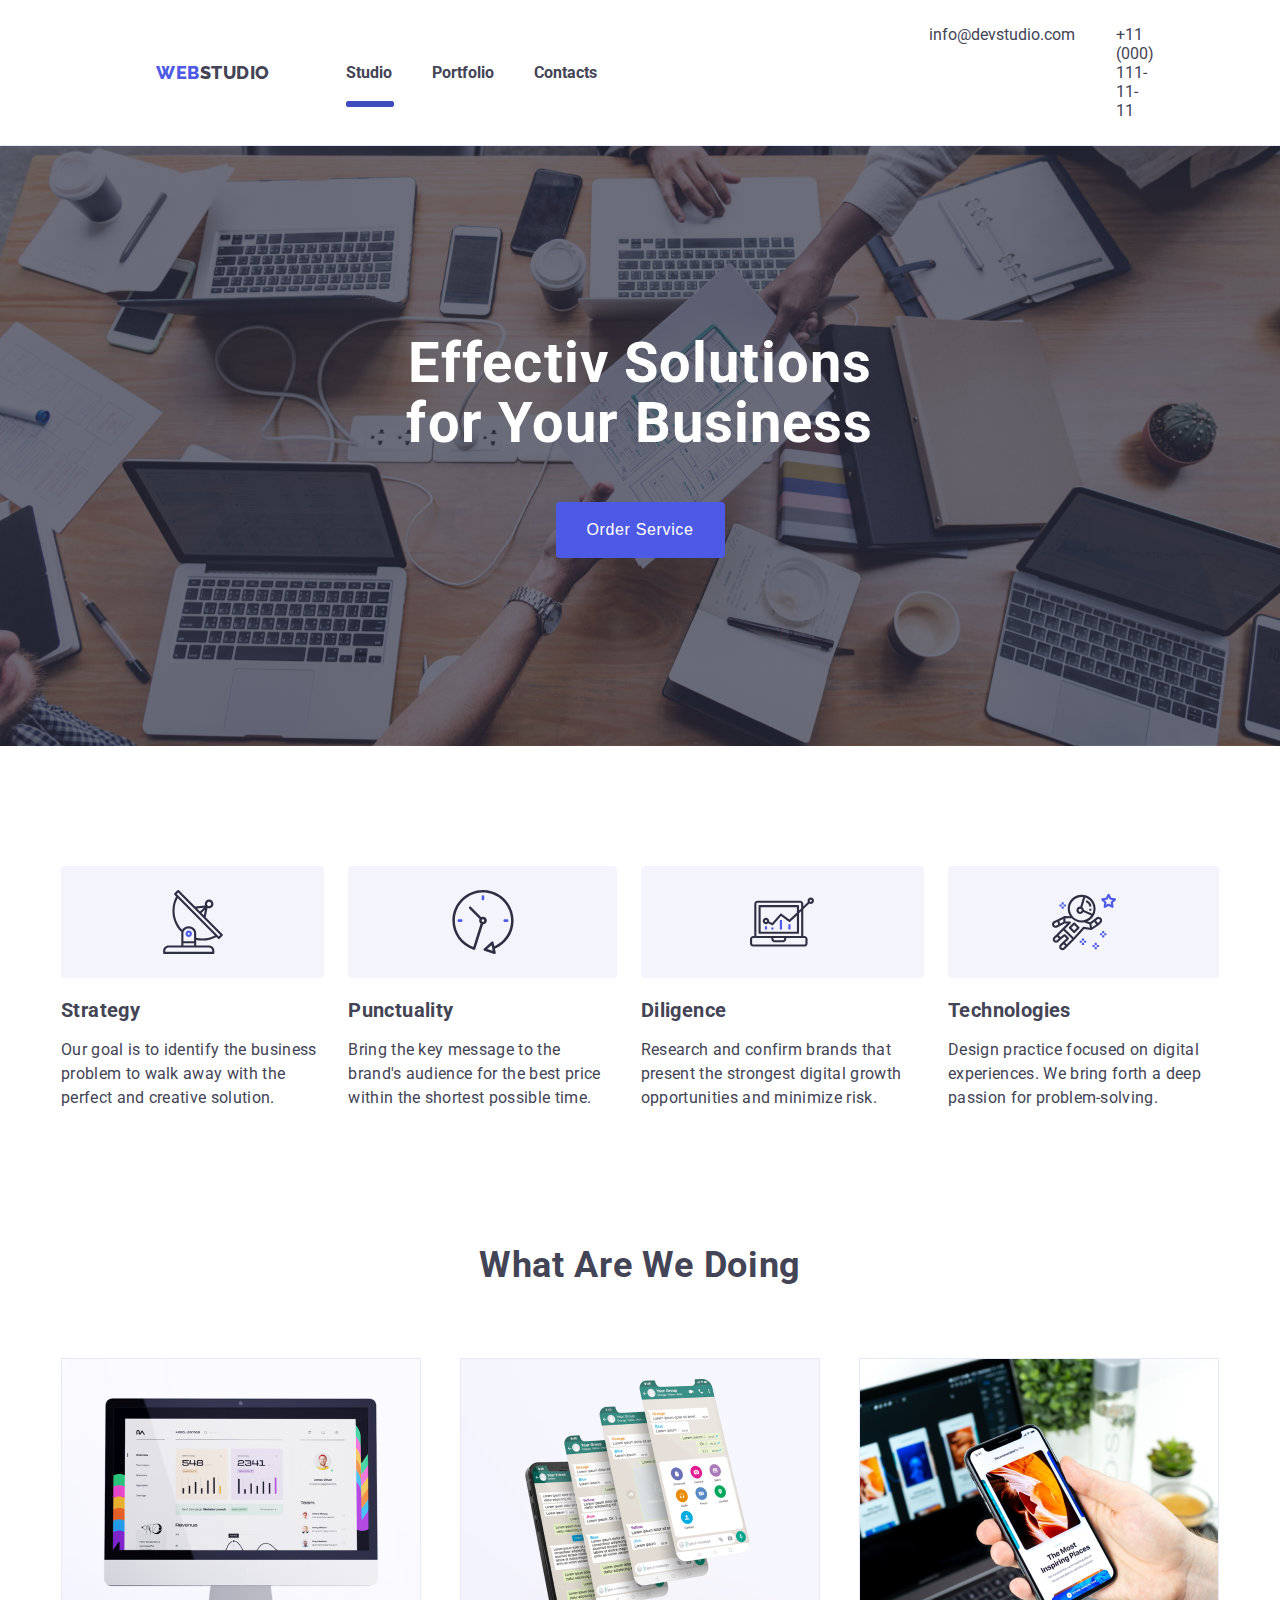
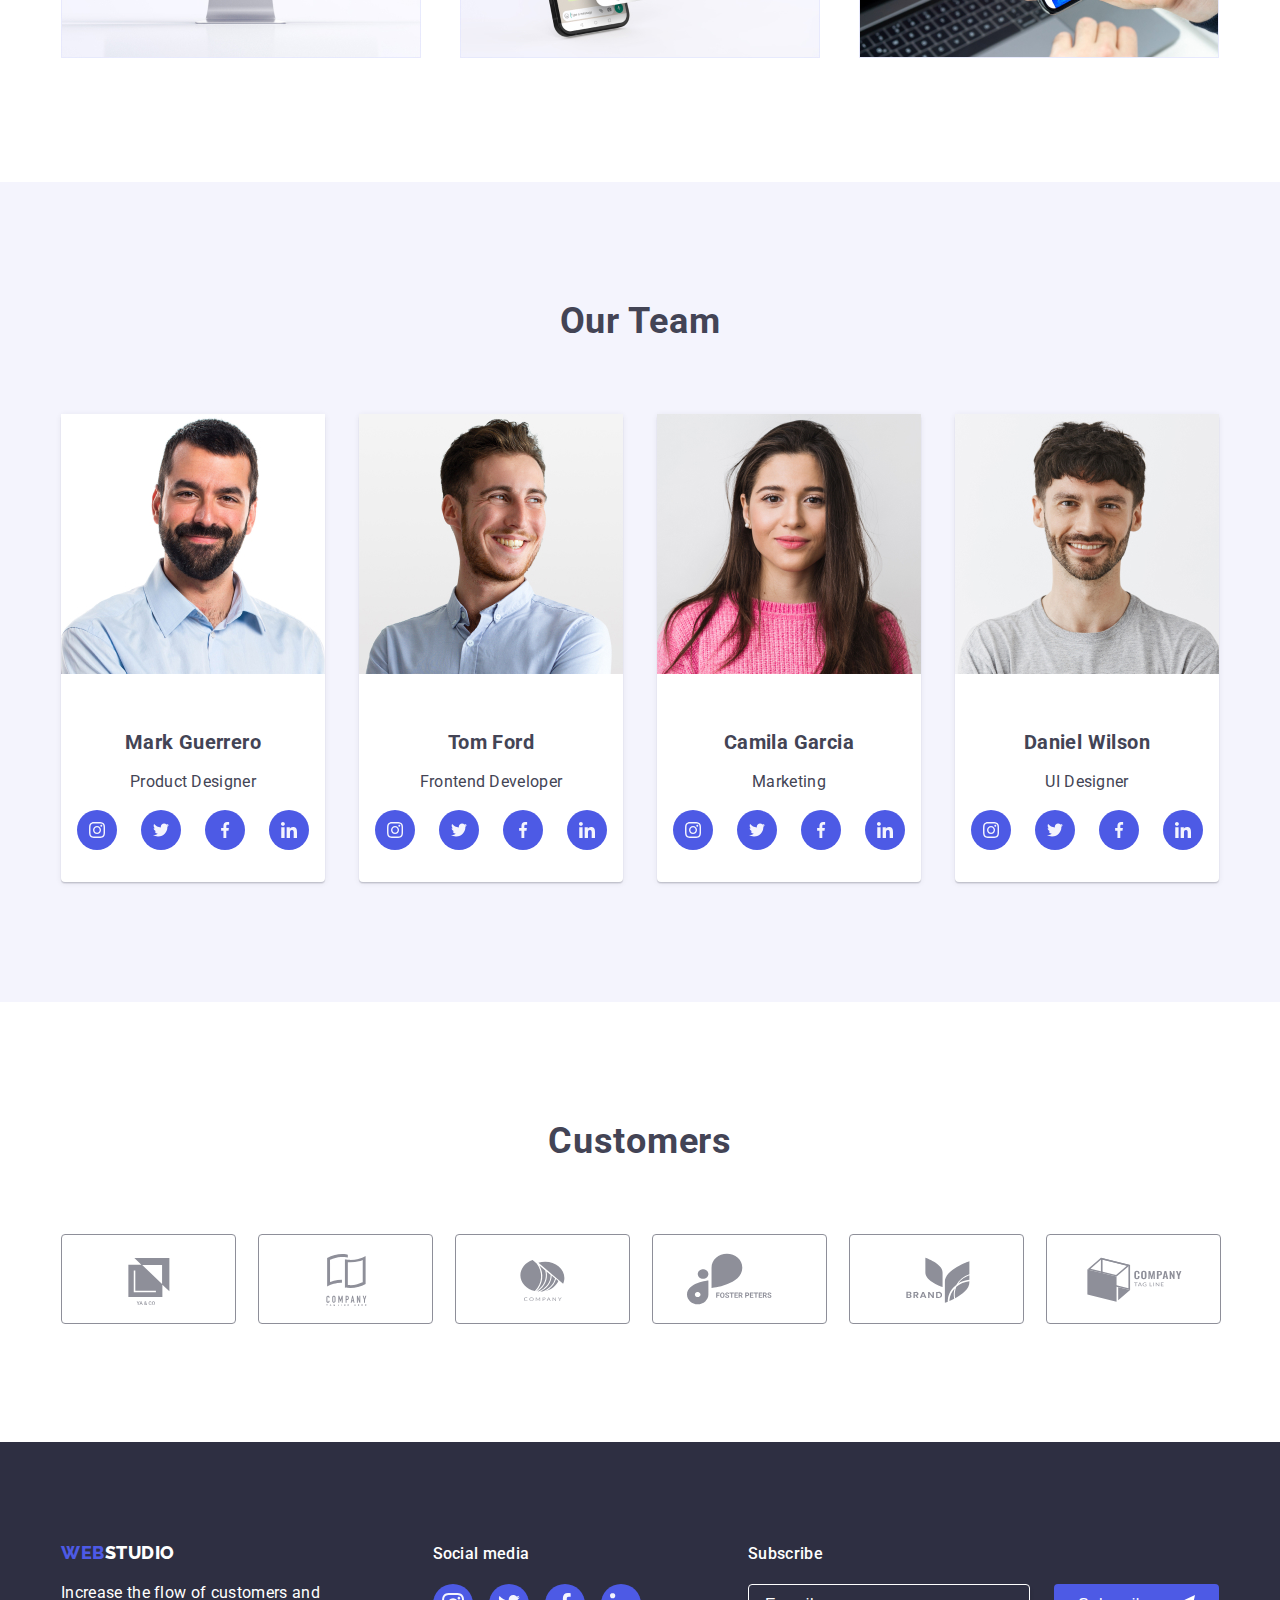
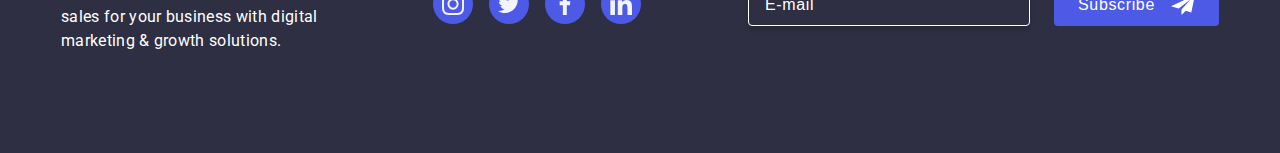
<file: index.html>
<!DOCTYPE html>
<html lang="en">
  <head>
    <meta charset="UTF-8" />
    <meta name="viewport" content="width=device-width, initial-scale=1.0" />
    <link rel="preconnect" href="https://fonts.googleapis.com" />
    <link rel="preconnect" href="https://fonts.gstatic.com" crossorigin />
    <link
      href="https://fonts.googleapis.com/css2?family=Raleway:wght@700&family=Roboto:wght@400;500;700;900&display=swap"
      rel="stylesheet"
    />
    <link rel="stylesheet" href="./css/styles.css" />
    <title>Studio</title>
  </head>
  <body>
    <header>
      <div class="header-div container">
        <div class="big-logo">
          <a class="logo" href="./index.html"
            >WEB<span class="span-logo">STUDIO</span></a
          >
        </div>
        <div class="nav-div">
          <nav class="nav-bar">
            <a class="head-ancor underline" href="./index.html"> Studio</a
            ><a class="head-ancor" href="./portfolio.html">Portfolio</a
            ><a class="head-ancor" href="./contacts.html">Contacts</a>
          </nav>
        </div>
        <div>
          <address class="address">
            <a class="head-ancor" href="mailto:info@devstudio.com "
              >info@devstudio.com</a
            >
            <a class="head-ancor" href="tel:+11(000)111-11-11">
              +11 (000) 111-11-11</a
            >
          </address>
        </div>
      </div>
    </header>
    <main>
      <!-- Section 1 -->
      <section class="hero-section">
        <div class="hero-div container styling">
          <h1 class="hero-title">Effectiv Solutions for Your Business</h1>
          <button class="hero-button" type="button" data-modal-open>
            Order Service
          </button>
        </div>
      </section>
      <!-- Section 2 -->
      <section class="skills-section">
        <div class="container">
          <ul class="skills">
            <li>
              <div class="icons">
                <svg width="64" height="64">
                  <use href="./images/icons.svg#antennalogo"></use>
                </svg>
              </div>
              <h3 class="joker">Strategy</h3>
              <p class="p-joker">
                Our goal is to identify the business problem to walk away with
                the perfect and creative solution.
              </p>
            </li>
            <li>
              <div class="icons">
                <svg width="64" height="64">
                  <use href="./images/icons.svg#clocklogo"></use>
                </svg>
              </div>
              <h3 class="joker">Punctuality</h3>
              <p class="p-joker">
                Bring the key message to the brand's audience for the best price
                within the shortest possible time.
              </p>
            </li>
            <li>
              <div class="icons">
                <svg width="64" height="64">
                  <use href="./images/icons.svg#diagramlogo"></use>
                </svg>
              </div>
              <h3 class="joker">Diligence</h3>
              <p class="p-joker">
                Research and confirm brands that present the strongest digital
                growth opportunities and minimize risk.
              </p>
            </li>
            <li>
              <div class="icons">
                <svg width="64" height="64">
                  <use href="./images/icons.svg#astronautlogo"></use>
                </svg>
              </div>
              <h3 class="joker">Technologies</h3>
              <p class="p-joker">
                Design practice focused on digital experiences. We bring forth a
                deep passion for problem-solving.
              </p>
            </li>
          </ul>
        </div>
      </section>
      <!-- Section 3 -->
      <section class="what-we-do">
        <div class="container">
          <h2 class="section-title">What Are We Doing</h2>
          <div class="img-div">
            <div>
              <img src="./images/img1.jpg" alt="computer" />
            </div>
            <div>
              <img src="./images/img2.jpg" alt=" phone-screens" />
            </div>
            <div>
              <img src="./images/img3.jpg" alt="" />
            </div>
          </div>
        </div>
      </section>
      <!-- Section 4 -->
      <section class="who-we-are">
        <div class="container">
          <h2 class="section-title">Our Team</h2>
          <ul class="img-div">
            <li class="img-li">
              <img src="./images/img4.jpg" alt="photo-employee" />
              <div class="name-job">
                <h3 class="joker">Mark Guerrero</h3>
                <p class="p-joker">Product Designer</p>
                <ul class="media">
                  <li>
                    <a class="link-media" href="">
                      <svg class="svg-media" width="16" height="16">
                        <use href="./images/icons.svg#logoinstagram"></use>
                      </svg>
                    </a>
                  </li>
                  <li>
                    <a class="link-media" href="">
                      <svg class="svg-media" width="16" height="16">
                        <use href="./images/icons.svg#logotwitter"></use>
                      </svg>
                    </a>
                  </li>
                  <li>
                    <a class="link-media" href="">
                      <svg class="svg-media" width="16" height="16">
                        <use href="./images/icons.svg#logofacebook"></use>
                      </svg>
                    </a>
                  </li>
                  <li>
                    <a class="link-media" href="">
                      <svg class="svg-media" width="16" height="16">
                        <use href="./images/icons.svg#logolinkedin"></use>
                      </svg>
                    </a>
                  </li>
                </ul>
              </div>
            </li>
            <li class="img-li">
              <img src="./images/img5.jpg" alt="photo-employee" />
              <div class="name-job">
                <h3 class="joker">Tom Ford</h3>
                <p class="p-joker">Frontend Developer</p>
                <ul class="media">
                  <li>
                    <a class="link-media" href="">
                      <svg class="svg-media" width="16" height="16">
                        <use href="./images/icons.svg#logoinstagram"></use>
                      </svg>
                    </a>
                  </li>
                  <li>
                    <a class="link-media" href="">
                      <svg class="svg-media" width="16" height="16">
                        <use href="./images/icons.svg#logotwitter"></use>
                      </svg>
                    </a>
                  </li>
                  <li>
                    <a class="link-media" href="">
                      <svg class="svg-media" width="16" height="16">
                        <use href="./images/icons.svg#logofacebook"></use>
                      </svg>
                    </a>
                  </li>
                  <li>
                    <a class="link-media" href="">
                      <svg class="svg-media" width="16" height="16">
                        <use href="./images/icons.svg#logolinkedin"></use>
                      </svg>
                    </a>
                  </li>
                </ul>
              </div>
            </li>
            <li class="img-li">
              <img src="./images/img6.jpg" alt="photo-employee" />
              <div class="name-job">
                <h3 class="joker">Camila Garcia</h3>
                <p class="p-joker">Marketing</p>
                <ul class="media">
                  <li>
                    <a class="link-media" href="">
                      <svg class="svg-media" width="16" height="16">
                        <use href="./images/icons.svg#logoinstagram"></use>
                      </svg>
                    </a>
                  </li>
                  <li>
                    <a class="link-media" href="">
                      <svg class="svg-media" width="16" height="16">
                        <use href="./images/icons.svg#logotwitter"></use>
                      </svg>
                    </a>
                  </li>
                  <li>
                    <a class="link-media" href="">
                      <svg class="svg-media" width="16" height="16">
                        <use href="./images/icons.svg#logofacebook"></use>
                      </svg>
                    </a>
                  </li>
                  <li>
                    <a class="link-media" href="">
                      <svg class="svg-media" width="16" height="16">
                        <use href="./images/icons.svg#logolinkedin"></use>
                      </svg>
                    </a>
                  </li>
                </ul>
              </div>
            </li>
            <li class="img-li">
              <img src="./images/img7.jpg" alt="photo-employee" />
              <div class="name-job">
                <h3 class="joker">Daniel Wilson</h3>
                <p class="p-joker">UI Designer</p>
                <ul class="media">
                  <li>
                    <a class="link-media" href="">
                      <svg class="svg-media" width="16" height="16">
                        <use href="./images/icons.svg#logoinstagram"></use>
                      </svg>
                    </a>
                  </li>
                  <li>
                    <a class="link-media" href="">
                      <svg class="svg-media" width="16" height="16">
                        <use href="./images/icons.svg#logotwitter"></use>
                      </svg>
                    </a>
                  </li>
                  <li>
                    <a class="link-media" href="">
                      <svg class="svg-media" width="16" height="16">
                        <use href="./images/icons.svg#logofacebook"></use>
                      </svg>
                    </a>
                  </li>
                  <li>
                    <a class="link-media" href="">
                      <svg class="svg-media" width="16" height="16">
                        <use href="./images/icons.svg#logolinkedin"></use>
                      </svg>
                    </a>
                  </li>
                </ul>
              </div>
            </li>
          </ul>
        </div>
      </section>
      <!-- Section 5 -->
      <section class="customers-section">
        <div class="container">
          <h2 class="section-title">Customers</h2>
          <ul class="customers-list">
            <li class="list-of-six">
              <a class="the-six-elm" href="">
                <svg class="svg-of-the-six" width="104" height="56">
                  <use href="./images/icons.svg#logocompany1"></use>
                </svg>
              </a>
            </li>
            <li class="list-of-six">
              <a class="the-six-elm" href="">
                <svg class="svg-of-the-six" width="104" height="56">
                  <use href="./images/icons.svg#logocompany2"></use>
                </svg>
              </a>
            </li>
            <li class="list-of-six">
              <a class="the-six-elm" href="">
                <svg class="svg-of-the-six" width="104" height="56">
                  <use href="./images/icons.svg#logocompany3"></use>
                </svg>
              </a>
            </li>
            <li class="list-of-six">
              <a class="the-six-elm" href="">
                <svg class="svg-of-the-six" width="104" height="56">
                  <use href="./images/icons.svg#grouplogo"></use>
                </svg>
              </a>
            </li>
            <li class="list-of-six">
              <a class="the-six-elm" href="">
                <svg class="svg-of-the-six" width="104" height="56">
                  <use href="./images/icons.svg#logocompany5"></use>
                </svg>
              </a>
            </li>
            <li class="list-of-six">
              <a class="the-six-elm" href="">
                <svg class="svg-of-the-six" width="104" height="56">
                  <use href="./images/icons.svg#logocompany6"></use>
                </svg>
              </a>
            </li>
          </ul>
        </div>
      </section>
    </main>
    <footer class="big-toe">
      <div class="footer-div container">
        <div class="logo-div">
          <a class="logo logo-footer" href="./index.html"
            >WEB<span class="logo-span">STUDIO</span></a
          >
          <p class="p-footer">
            Increase the flow of customers and sales for your business with
            digital marketing & growth solutions.
          </p>
        </div>
        <div>
          <p class="p-social-media">Social media</p>
          <ul class="media media-footer">
            <li>
              <a class="link-media link-f" href="">
                <svg class="svg-media" width="22" height="22">
                  <use href="./images/icons.svg#logoinstagram"></use>
                </svg>
              </a>
            </li>
            <li>
              <a class="link-media link-f" href="">
                <svg class="svg-media" width="22" height="22">
                  <use href="./images/icons.svg#logotwitter"></use>
                </svg>
              </a>
            </li>
            <li>
              <a class="link-media link-f" href="">
                <svg class="svg-media" width="22" height="22">
                  <use href="./images/icons.svg#logofacebook"></use>
                </svg>
              </a>
            </li>
            <li>
              <a class="link-media link-f" href="">
                <svg class="svg-media" width="22" height="22">
                  <use href="./images/icons.svg#logolinkedin"></use>
                </svg>
              </a>
            </li>
          </ul>
        </div>
        <div>
          <p class="p-social-media">Subscribe</p>
          <div class="subscribe-div">
            <form>
              <label for="subscribe">
                <input
                  class="input-footer"
                  id="subscribe"
                  type="email"
                  name="text"
                  placeholder="E-mail"
                />
              </label>
            </form>
            <button class="subscribe-button" type="submit">
              Subscribe
              <svg class="subscribe-svg" width="24" height="24">
                <use href="./images/icons.svg#avionhirtie"></use>
              </svg>
            </button>
          </div>
        </div>
      </div>
    </footer>
    <!-- Modal-js -->
    <div class="modal-script is-hidden" data-modal>
      <div class="modal-window">
        <button class="modal-close" type="button" data-modal-close>
          <svg class="modal-svg" width="8" height="8">
            <use href="./images/icons.svg#close"></use>
          </svg>
        </button>
        <p class="p-modal">Leave your contacts and we will call you back</p>
        <form>
          <div class="modal-form-div">
            <label class="modal-label" for="user-name"> Name </label>
            <div class="modal-label-div">
              <input
                class="modal-input"
                id="user-name"
                name="user-name"
                type="text"
              />
              <svg class="modal-form-svg" width="18" height="24">
                <use href="./images/icons.svg#nameiconita"></use>
              </svg>
            </div>
          </div>
          <div class="modal-form-div">
            <label class="modal-label" for="phone"> Phone </label>
            <div class="modal-label-div">
              <input class="modal-input" id="phone" name="phone" type="text" />
              <svg class="modal-form-svg" width="18" height="24">
                <use href="./images/icons.svg#phoneiconita"></use>
              </svg>
            </div>
          </div>
          <div class="modal-form-div">
            <label class="modal-label" for="email"> Email </label>
            <div class="modal-label-div">
              <input class="modal-input" id="email" name="email" type="text" />
              <svg class="modal-form-svg" width="18" height="24">
                <use href="./images/icons.svg#emailiconita"></use>
              </svg>
            </div>
          </div>
          <div class="modal-textarea-div">
            <label class="modal-label" for="user-comment">Comment</label>
            <textarea
              class="modal-textarea"
              id="user-comment"
              name="user-comment"
              placeholder="Text input"
            ></textarea>
          </div>
          <div class="modal-five-div">
            <input
              class="input-checkbox visually-hidden"
              id="user-privacy"
              type="checkbox"
              value="true"
              name="user-privacy"
            />
            <label class="label-checkbox" for="user-privacy">
              <span class="span-checkbox">
                <svg class="svg-checkbox" width="10" height="8">
                  <use href="./images/icons.svg#checkmark"></use>
                </svg>
              </span>
              I accept the terms and conditions of the
              <a class="link-checkbox" href="">Privacy Policy</a>
            </label>
          </div>
          <button class="modal-form-button">Send</button>
        </form>
      </div>
    </div>
    <!-- Script -->
    <script src="./modal.js"></script>
  </body>
</html>
</file>
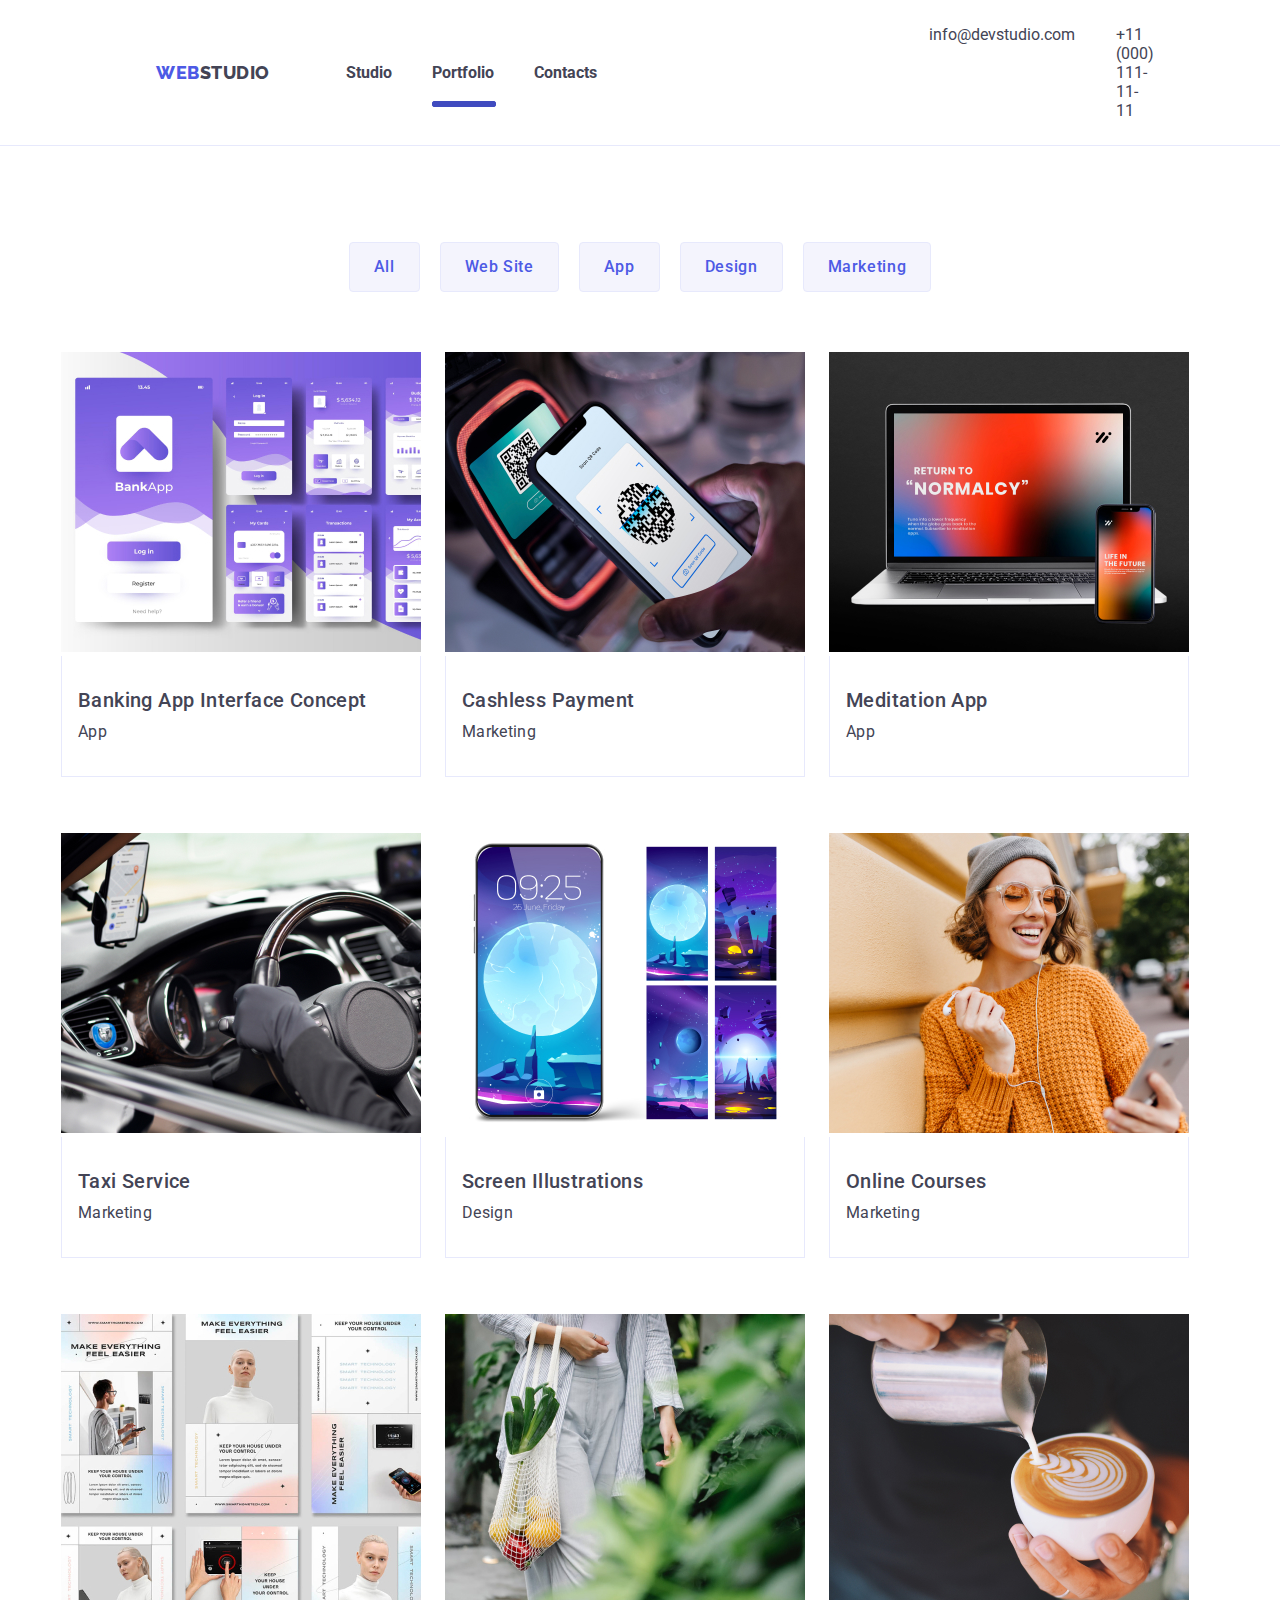
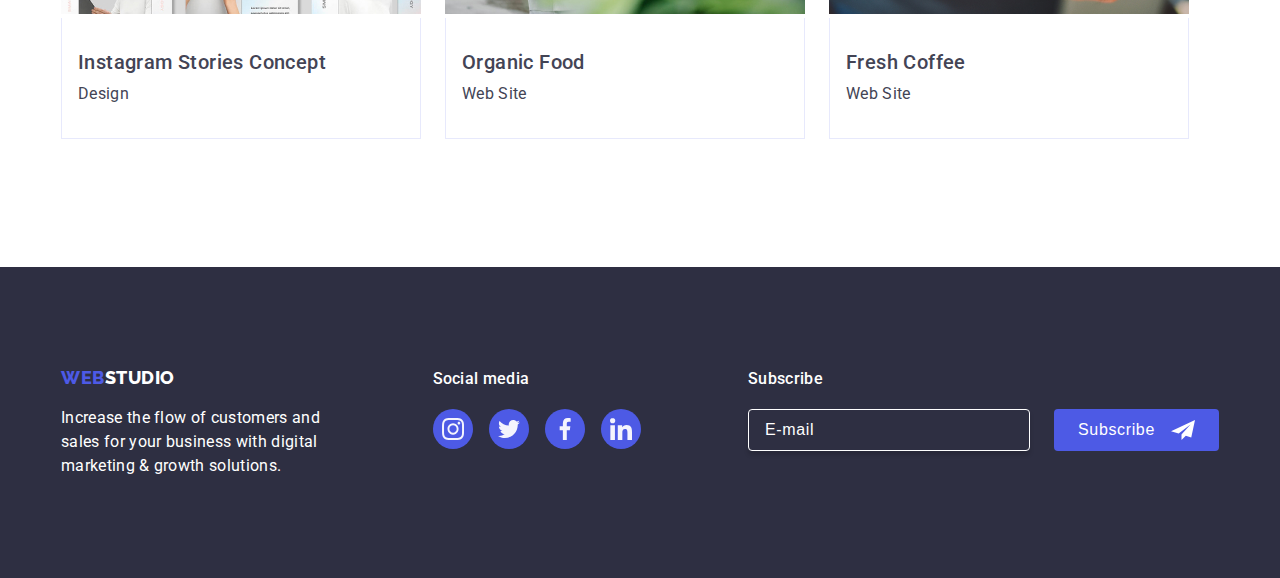
<file: portfolio.html>
<!DOCTYPE html>
<html lang="en">
  <head>
    <meta charset="UTF-8" />
    <meta name="viewport" content="width=device-width, initial-scale=1.0" />
    <link rel="preconnect" href="https://fonts.googleapis.com" />
    <link rel="preconnect" href="https://fonts.gstatic.com" crossorigin />
    <link
      href="https://fonts.googleapis.com/css2?family=Raleway:wght@700&family=Roboto:wght@400;500;700;900&display=swap"
      rel="stylesheet"
    />
    <link rel="stylesheet" href="./css/styles.css" />
    <title>Portfolio</title>
  </head>
  <body>
    <header>
      <div class="header-div container">
        <div class="big-logo">
          <a class="logo" href="./index.html"
            >WEB<span class="span-logo">STUDIO</span></a
          >
        </div>
        <div class="nav-div">
          <nav class="nav-bar">
            <a class="head-ancor" href="./index.html"> Studio</a
            ><a class="head-ancor underline" href="./portfolio.html"
              >Portfolio</a
            ><a class="head-ancor" href="./contacts.html">Contacts</a>
          </nav>
        </div>
        <div>
          <address class="address">
            <a class="head-ancor" href="mailto:info@devstudio.com "
              >info@devstudio.com</a
            >
            <a class="head-ancor" href="tel:+11(000)111-11-11">
              +11 (000) 111-11-11</a
            >
          </address>
        </div>
      </div>
    </header>
    <main>
      <section class="porto-div container">
        <ul class="pushme-list">
          <li><button class="push-me" type="button">All</button></li>
          <li><button class="push-me" type="button">Web Site</button></li>
          <li><button class="push-me" type="button">App</button></li>
          <li><button class="push-me" type="button">Design</button></li>
          <li><button class="push-me" type="button">Marketing</button></li>
        </ul>
        <ul class="big-list">
          <li>
            <a href="" class="link-porto">
              <div class="modal-div-img">
                <img src="./images/img11.jpg" alt="an-app-image" width="360" />
                <p class="modal-p-img">
                  14 Stylish and User-Friendly App Design Concepts · Task
                  Manager App · Calorie Tracker App · Exotic Fruit Ecommerce App
                  · Cloud Storage App
                </p>
              </div>
              <div class="about-link">
                <h2 class="photo-line">Banking App Interface Concept</h2>
                <p class="p-line">App</p>
              </div></a
            >
          </li>
          <li>
            <a href="" class="link-porto">
              <div class="modal-div-img">
                <img
                  src="./images/img21.jpg"
                  alt="photo-cashless-payment"
                  width="360"
                />
                <p class="modal-p-img">
                  14 Stylish and User-Friendly App Design Concepts · Task
                  Manager App · Calorie Tracker App · Exotic Fruit Ecommerce App
                  · Cloud Storage App
                </p>
              </div>
              <div class="about-link">
                <h2 class="photo-line">Cashless Payment</h2>
                <p class="p-line">Marketing</p>
              </div></a
            >
          </li>
          <li>
            <a href="" class="link-porto">
              <div class="modal-div-img">
                <img
                  src="./images/img31.jpg"
                  alt="laptop-and-phone"
                  width="360"
                />
                <p class="modal-p-img">
                  14 Stylish and User-Friendly App Design Concepts · Task
                  Manager App · Calorie Tracker App · Exotic Fruit Ecommerce App
                  · Cloud Storage App
                </p>
              </div>
              <div class="about-link">
                <h2 class="photo-line">Meditation App</h2>
                <p class="p-line">App</p>
              </div></a
            >
          </li>
          <li>
            <a href="" class="link-porto">
              <div class="modal-div-img">
                <img src="./images/img41.jpg" alt="car-dashboard" width="360" />
                <p class="modal-p-img">
                  14 Stylish and User-Friendly App Design Concepts · Task
                  Manager App · Calorie Tracker App · Exotic Fruit Ecommerce App
                  · Cloud Storage App
                </p>
              </div>
              <div class="about-link">
                <h2 class="photo-line">Taxi Service</h2>
                <p class="p-line">Marketing</p>
              </div></a
            >
          </li>
          <li>
            <a href="" class="link-porto">
              <div class="modal-div-img">
                <img
                  src="./images/img51.jpg"
                  alt="phone-and-screens-phone"
                  width="360"
                />
                <p class="modal-p-img">
                  14 Stylish and User-Friendly App Design Concepts · Task
                  Manager App · Calorie Tracker App · Exotic Fruit Ecommerce App
                  · Cloud Storage App
                </p>
              </div>
              <div class="about-link">
                <h2 class="photo-line">Screen Illustrations</h2>
                <p class="p-line">Design</p>
              </div></a
            >
          </li>
          <li>
            <a href="" class="link-porto">
              <div class="modal-div-img">
                <img src="./images/img61.jpg" alt="youg-woman" width="360" />
                <p class="modal-p-img">
                  14 Stylish and User-Friendly App Design Concepts · Task
                  Manager App · Calorie Tracker App · Exotic Fruit Ecommerce App
                  · Cloud Storage App
                </p>
              </div>
              <div class="about-link">
                <h2 class="photo-line">Online Courses</h2>
                <p class="p-line">Marketing</p>
              </div></a
            >
          </li>
          <li>
            <a href="" class="link-porto">
              <div class="modal-div-img">
                <img
                  src="./images/img71.jpg"
                  alt="instagram-stories"
                  width="360"
                />
                <p class="modal-p-img">
                  14 Stylish and User-Friendly App Design Concepts · Task
                  Manager App · Calorie Tracker App · Exotic Fruit Ecommerce App
                  · Cloud Storage App
                </p>
              </div>
              <div class="about-link">
                <h2 class="photo-line">Instagram Stories Concept</h2>
                <p class="p-line">Design</p>
              </div></a
            >
          </li>
          <li>
            <a href="" class="link-porto">
              <div class="modal-div-img">
                <img
                  src="./images/img81.jpg"
                  alt="bag-with-vegetabels"
                  width="360"
                />
                <p class="modal-p-img">
                  14 Stylish and User-Friendly App Design Concepts · Task
                  Manager App · Calorie Tracker App · Exotic Fruit Ecommerce App
                  · Cloud Storage App
                </p>
              </div>
              <div class="about-link">
                <h2 class="photo-line">Organic Food</h2>
                <p class="p-line">Web Site</p>
              </div></a
            >
          </li>
          <li>
            <a href="" class="link-porto">
              <div class="modal-div-img">
                <img
                  src="./images/img91.jpg"
                  alt="a-cup-of-coffee"
                  width="360"
                />
                <p class="modal-p-img">
                  14 Stylish and User-Friendly App Design Concepts · Task
                  Manager App · Calorie Tracker App · Exotic Fruit Ecommerce App
                  · Cloud Storage App
                </p>
              </div>
              <div class="about-link">
                <h2 class="photo-line">Fresh Coffee</h2>
                <p class="p-line">Web Site</p>
              </div></a
            >
          </li>
        </ul>
      </section>
    </main>
    <footer class="big-toe">
      <div class="footer-div container">
        <div class="logo-div">
          <a class="logo logo-footer" href="./index.html"
            >WEB<span class="logo-span">STUDIO</span></a
          >
          <p class="p-footer">
            Increase the flow of customers and sales for your business with
            digital marketing & growth solutions.
          </p>
        </div>
        <div>
          <p class="p-social-media">Social media</p>
          <ul class="media media-footer">
            <li>
              <a class="link-media link-f" href="">
                <svg class="svg-media" width="22" height="22">
                  <use href="./images/icons.svg#logoinstagram"></use>
                </svg>
              </a>
            </li>
            <li>
              <a class="link-media link-f" href="">
                <svg class="svg-media" width="22" height="22">
                  <use href="./images/icons.svg#logotwitter"></use>
                </svg>
              </a>
            </li>
            <li>
              <a class="link-media link-f" href="">
                <svg class="svg-media" width="22" height="22">
                  <use href="./images/icons.svg#logofacebook"></use>
                </svg>
              </a>
            </li>
            <li>
              <a class="link-media link-f" href="">
                <svg class="svg-media" width="22" height="22">
                  <use href="./images/icons.svg#logolinkedin"></use>
                </svg>
              </a>
            </li>
          </ul>
        </div>
        <div>
          <p class="p-social-media">Subscribe</p>
          <div class="subscribe-div">
            <form>
              <label for="subscribe">
                <input
                  class="input-footer"
                  id="subscribe"
                  type="email"
                  name="text"
                  placeholder="E-mail"
                />
              </label>
            </form>
            <button class="subscribe-button" type="submit">
              Subscribe
              <svg class="subscribe-svg" width="24" height="24">
                <use href="./images/icons.svg#avionhirtie"></use>
              </svg>
            </button>
          </div>
        </div>
      </div>
    </footer>
  </body>
</html>
</file>
<file: css/styles.css>
* {
  padding: 0;
  margin: 0;
}
:root {
  --iris: #4d5ae5;
  --ocean: #404bbf;
  --navy-blue: #2e2f42;
  --green: #31d0aa;
  --slate: #434455;
  --light-slate: #8e8f99;
  --cornflower: #e7e9fc;
  --cloud: #f4f4fd;
  --navy-blue-modal: rgba(46, 47, 66, 0.4);
  --grey: rgba(46, 47, 66, 0.7);
  --white: #fff;
  --dairy: #fcfcfc;
}
body {
  max-width: 1440px;
  margin: 0 auto;
  color: var(--slate);
  font-family: "Roboto", sans-serif;
}

/* Header */

.container {
  max-width: 1158px;
  margin: 0 auto;
}
.header-div {
  display: flex;
  align-items: center;
  padding: 25px 156px;
  border-bottom: 1px solid #e7e9fc;
  color: var(--slate);
}
.logo {
  font-family: "Raleway", sans-serif;
  font-weight: 800;
  font-size: 18px;
  line-height: 1.16667;
  letter-spacing: 0.03em;
  text-transform: uppercase;
  color: var(--iris);
}
.span-logo {
  font-family: "Raleway", sans-serif;
  font-weight: 800;
  font-size: 18px;
  line-height: 1.16667;
  letter-spacing: 0.03em;
  text-transform: uppercase;
  color: var(--slate);
}
.big-logo {
  margin-right: 76px;
}
.nav-div {
  margin-right: 332px;
}
.head-ancor {
  color: var(--slate);
  position: relative;
  transition: color 250ms cubic-bezier(0.4, 0, 0.2, 1);
}
.head-ancor::after {
  content: "";
  position: absolute;
  height: 4px;
  border-radius: 2px;
  background-color: var(--ocean-color);
}
.head-ancor:hover,
.head-ancor:focus {
  color: var(--ocean-color);
}
.underline::after {
  display: block;
  content: "";
  width: 100%;
  max-height: 4px;
  border-radius: 2px;
  background: #404bbf;
  border: 1px solid #404bbf;
  position: absolute;
  left: 0;
  bottom: -25px;
}
.nav-bar {
  display: flex;
  gap: 40px;
  font-weight: 700;
}
.nav-bar a:hover,
.nav-bar a:focus {
  color: var(--ocean);
}
.address {
  display: flex;
  gap: 41px;
}
.header-div a {
  text-decoration: none;
  font-style: normal;
}

/* Section 1 */

.hero-div {
  padding: 188px 0;
  display: flex;
  flex-direction: column;
  justify-content: center;
  align-items: center;
  background-color: var(--navy-blue);
  max-width: 1440px;
}
.styling {
  background-image: linear-gradient(
      rgba(46, 47, 66, 0.7),
      rgba(46, 47, 66, 0.7)
    ),
    url(../images/people-office.jpg);

  background-repeat: no-repeat;
  background-position: center;
  background-size: cover;
}
.hero-title {
  font-family: "Roboto", sans-serif;
  font-weight: 700;
  font-size: 56px;
  line-height: 1.07;
  letter-spacing: 0.02em;
  text-align: center;
  color: var(--white);
  max-width: 496px;
}
.hero-button {
  background-color: var(--iris);
  font-weight: 500;
  font-size: 16px;
  line-height: 1.5;
  letter-spacing: 0.04em;
  color: var(--white);
  display: block;
  min-width: 169px;
  height: 56px;
  border: none;
  border-radius: 4px;
  text-align: center;
  margin-top: 48px;
}
.hero-button:hover,
.hero-button:focus {
  background-color: var(--ocean);
  cursor: pointer;
}

/* Section 2 */
.skills-section {
  padding: 120px 0;
}
.skills {
  display: flex;
  gap: 24px;
  list-style: none;
}
.icons {
  display: flex;
  align-items: center;
  justify-content: center;
  border-radius: 4px;
  margin-bottom: 8px;
  height: 112px;
  background-color: var(--cloud);
}
.joker {
  font-weight: 700;
  font-size: 20px;
  line-height: 1.2;
  letter-spacing: 0.02em;
  margin-bottom: 8px;
  margin-top: 20px;
}
.p-joker {
  font-size: 16px;
  line-height: 1.5;
  letter-spacing: 0.02em;
  margin: 16px 0;
}

/* Section 3 */

.what-we-do {
  padding-bottom: 120px;
}
.section-title {
  font-size: 36px;
  line-height: 1.11;
  letter-spacing: 0.02em;
  text-transform: capitalize;
  text-align: center;
  margin: 0 auto;
  margin-bottom: 72px;
}
.img-div {
  display: flex;
  justify-content: space-between;
  list-style: none;
  padding: 0;
}

/* Section 4 */

.who-we-are {
  background-color: var(--cloud);
  padding: 120px 0;
}
.img-li {
  border-radius: 0 0 4px 4px;
  background-color: var(--white);
  box-shadow: 0px 2px 1px 0px rgba(46, 47, 66, 0.08),
    0px 1px 1px 0px rgba(46, 47, 66, 0.16),
    0px 1px 6px 0px rgba(46, 47, 66, 0.08);
  border-radius: 4px;
}
.name-job {
  text-align: center;
  padding: 32px 0;
}
.media {
  list-style: none;
  display: flex;
  justify-content: center;
  gap: 24px;
}
.link-media {
  width: 100%;
  height: 100%;
  background-color: var(--iris);
  border-radius: 50%;
  display: flex;
  align-items: center;
  justify-content: center;
  min-width: 40px;
  min-height: 40px;
}
.link-media:hover,
.link-media:focus {
  background-color: var(--ocean);
}
.svg-media {
  color: var(--cloud);
}

/* Section 5 */

.customers-section {
  padding: 120px 0;
}
.customers-list {
  display: flex;
  list-style: none;
  justify-content: space-between;
  gap: 24px;
}
.list-of-six {
  min-width: calc((100% - 120px) / 6);
  min-height: 88px;
}
.the-six-elm {
  display: flex;
  align-items: center;
  justify-content: center;
  width: 100%;
  height: 100%;
  border: 1px solid var(--light-slate);
  border-radius: 4px;
  color: var(--light-slate);
}
.the-six-elm:hover,
.the-six-elm:focus {
  color: var(--ocean);
  border-color: var(--ocean);
}
.svg-of-the-six {
  fill: currentColor;
}

/* Modal */

.modal-script {
  z-index: 10;
  position: fixed;
  top: 0;
  left: 0;
  width: 100%;
  height: 100%;
  background-color: rgba(46, 47, 66, 0.4);
  transition: opacity 250ms cubic-bezier(0.4, 0, 0.2, 1),
    visibility 250ms cubic-bezier(0.4, 0, 0.2, 1);
}
.is-hidden {
  opacity: 0;
  visibility: hidden;
  pointer-events: none;
}
.modal-window {
  position: absolute;
  top: 50%;
  left: 50%;
  transform: translate(-50%, -50%) scale(1);
  max-width: 408px;
  max-height: 584px;
  background: var(--dairy);
  box-shadow: 0px 1px 1px rgba(0, 0, 0, 0.14), 0px 1px 3px rgba(0, 0, 0, 0.12),
    0px 2px 1px rgba(0, 0, 0, 0.2);
  border-radius: 4px;
  transition: transform 250ms cubic-bezier(0.4, 0, 0.2, 1);
  padding: 72px 24px 24px 24px;
}
.modal-close {
  position: absolute;
  display: flex;
  align-items: center;
  justify-content: center;
  cursor: pointer;
  width: 24px;
  height: 24px;
  background-color: var(--cornflower);
  border-radius: 50%;
  border: 1px solid rgba(0, 0, 0, 0.1);
  top: 24px;
  right: 24px;
  padding: 0;
  transition: background-color 250ms cubic-bezier(0.4, 0, 0.2, 1),
    border 250ms cubic-bezier(0.4, 0, 0.2, 1);
}
.modal-close:hover,
.modal-close:focus {
  border: none;
  background-color: #404bbf;
  fill: #ffffff;
}
.modal-svg {
  transition: fill 250ms cubic-bezier(0.4, 0, 0.2, 1);
}
.p-modal {
  font-weight: 500;
  font-size: 16px;
  line-height: 1.5;
  text-align: center;
  letter-spacing: 0.02em;
  color: #2e2f42;
  margin-bottom: 16px;
}
.modal-form-div {
  margin-bottom: 8px;
}
.modal-label {
  font-size: 12px;
  line-height: 1.17;
  letter-spacing: 0.04em;
  color: #8e8f99;
  display: block;
  margin-bottom: 4px;
}
.modal-label-div {
  position: relative;
}
.modal-input {
  width: 100%;
  height: 40px;
  border: 1px solid rgba(46, 47, 66, 0.4);
  border-radius: 4px;
  background-color: transparent;

  outline: transparent;
  transition: border-color 250ms cubic-bezier(0.4, 0, 0.2, 1);
}
.modal-input:focus {
  border-color: #4d5ae5;
}
.modal-input:focus + .modal-form-svg {
  fill: #4d5ae5;
}
.modal-form-svg {
  position: absolute;
  left: 16px;
  top: 50%;
  transform: translateY(-50%);
  transition: fill 250ms cubic-bezier(0.4, 0, 0.2, 1);
}
.modal-textarea-div {
  margin-bottom: 16px;
}
.modal-textarea::placeholder {
  color: #8e8f99;
  padding-top: 10px;
  padding-left: 10px;
}
.modal-textarea {
  width: 100%;
  min-height: 120px;
  font-size: 12px;
  line-height: 1.17;
  letter-spacing: 0.04em;
  color: rgba(46, 47, 66, 0.4);
  border: 1px solid rgba(46, 47, 66, 0.4);
  border-radius: 4px;
  background-color: transparent;
  outline: transparent;
  resize: none;
  transition: border-color 250ms cubic-bezier(0.4, 0, 0.2, 1);
}
.modal-textarea:focus {
  border-color: #4d5ae5;
}
.modal-five-div {
  margin-bottom: 24px;
}
.input-checkbox:checked + .label-checkbox span:first-child {
  background-color: #404bbf;
  border: none;
  fill: #f4f4fd;
}
.visually-hidden {
  position: absolute;
  width: 1px;
  height: 1px;
  margin: -1px;
  border: 0;
  padding: 0;
  white-space: nowrap;
  clip-path: inset(100%);
  clip: rect(0 0 0 0);
  overflow: hidden;
}
.label-checkbox {
  display: block;
  font-size: 12px;
  line-height: 1.17;
  letter-spacing: 0.04em;
  color: #8e8f99;
}
.span-checkbox {
  min-width: 16px;
  min-height: 16px;
  border: 1px solid rgba(46, 47, 66, 0.4);
  border-radius: 2px;
  transition: background-color 250ms cubic-bezier(0.4, 0, 0.2, 1),
    border 250ms cubic-bezier(0.4, 0, 0.2, 1),
    fill 250ms cubic-bezier(0.4, 0, 0.2, 1);
  display: inline-flex;
  align-items: center;
  justify-content: center;
  fill: transparent;
}
.svg-checkbox {
  min-block-size: 10px;
  min-height: 10px;
}
.link-checkbox {
  color: #4d5ae5;
}
.modal-form-button {
  display: block;
  margin: auto;
  min-width: 169px;
  min-height: 56px;
  font-size: 16px;
  font-weight: 500;
  line-height: 1.5;
  letter-spacing: 0.04em;
  color: #ffffff;
  cursor: pointer;
  background-color: #4d5ae5;
  border: none;
  border-radius: 4px;
  transition: background-color 250ms cubic-bezier(0.4, 0, 0.2, 1);
}

/* Footer */

.big-toe {
  background-color: var(--navy-blue);
  color: var(--white);
  padding: 100px 0;
}
.footer-div {
  display: flex;
  justify-content: space-between;
}
.logo-footer {
  display: block;
  margin-bottom: 18px;
  text-decoration: none;
}
.logo-span {
  color: var(--white);
}
.p-footer {
  line-height: 1.5;
  letter-spacing: 0.02em;
  max-width: 264px;
}
.p-social-media {
  font-weight: 500;
  font-size: 16px;
  line-height: 1.5;
  letter-spacing: 0.02em;
  margin-bottom: 18px;
}
.media-footer {
  margin-top: 18px;
  gap: 16px;
}
.link-f {
  transition: background-color 250ms cubic-bezier(0.4, 0, 0.2, 1);
}
.link-f:hover,
.link-f:focus {
  background-color: var(--green);
}
.subscribe-div {
  display: flex;
  gap: 24px;
}
.subscribe-button {
  display: flex;
  background-color: var(--iris);
}
.input-footer {
  color: var(--white);
  min-width: 264px;
  min-height: 40px;
  border: 1px solid #ffffff;
  background-color: transparent;
  font-size: 16px;
  line-height: 1.5;
  letter-spacing: 0.04em;
  padding-left: 16px;
  box-shadow: 0px 4px 4px 0px rgba(0, 0, 0, 0.15);
  border-radius: 4px;
}
::placeholder {
  color: #ffffff;
}
.subscribe-button {
  color: var(--white);
  min-width: 165px;
  min-height: 40px;
  display: flex;
  justify-content: center;
  align-items: center;
  gap: 16px;
  border-radius: 4px;
  font-weight: 500;
  font-size: 16px;
  line-height: 1.5;
  letter-spacing: 0.04em;
  border: none;
}

/* Portfolio */

.porto-div {
  padding: 96px 0 120px 0;
}
.pushme-list {
  display: flex;
  justify-content: center;
  gap: 20px;
  list-style: none;
  margin-bottom: 60px;
}
.push-me {
  font-family: "Roboto", sans-serif;
  font-weight: 500;
  font-size: 16px;
  line-height: 1.5;
  letter-spacing: 0.04em;
  color: #4d5ae5;
  background-color: #f4f4fd;
  padding: 12px 24px;
  border: 1px solid #e7e9fc;
  border-radius: 4px;
  cursor: pointer;
  transition: color 250ms cubic-bezier(0.4, 0, 0.2, 1),
    background-color 250ms cubic-bezier(0.4, 0, 0.2, 1),
    border-color 250ms cubic-bezier(0.4, 0, 0.2, 1),
    box-shadow 250ms cubic-bezier(0.4, 0, 0.2, 1);
}
.push-me:hover,
.push-me:focus {
  color: #ffffffff;
  background-color: #404bbf;
  border: 1px solid transparent;
  box-shadow: 0px 3px 1px rgba(0, 0, 0, 0.1), 0px 2px 1px rgba(0, 0, 0, 0.08),
    0px 2px 2px rgba(0, 0, 0, 0.12);
}
.big-list {
  display: grid;
  list-style: none;
  grid-template-columns: 360px 360px 360px;
  column-gap: 24px;
  row-gap: 48px;
}

.link-porto {
  text-decoration: none;
  display: block;
  transition: box-shadow 250ms cubic-bezier(0.4, 0, 0.2, 1);
}
.link-porto:hover,
.link-porto:focus {
  box-shadow: 0px 1px 6px rgba(46, 47, 66, 0.08),
    0px 1px 1px rgba(46, 47, 66, 0.16), 0px 2px 1px rgba(46, 47, 66, 0.08);
}
.link-porto:hover .modal-p-img,
.link-porto:focus .modal-p-img {
  transform: translateY(0%);
}
.modal-div-img {
  position: relative;
  overflow: hidden;
}
.modal-p-img {
  position: absolute;
  top: 0;
  font-size: 16px;
  line-height: 1.5;
  letter-spacing: 0.02em;
  color: #f4f4f4fd;
  padding: 40px 32px;
  background-color: #4d5ae5;
  height: 100%;
  width: 100%;
  transform: translateY(100%);
  transition: transform 250ms cubic-bezier(0.4, 0, 0.2, 1);
}
.about-link {
  padding: 32px 16px;
  border: 1px solid #e7e9fc;
  border-top: 0;
  margin-bottom: 8px;
}
.photo-line {
  font-weight: 500;
  font-size: 20px;
  line-height: 1.2;
  letter-spacing: 0.02em;
  color: var(--slate);
  margin-bottom: 8px;
}
.p-line {
  font-size: 16px;
  line-height: 1.5;
  letter-spacing: 0.02em;
  color: var(--slate);
}
</file>
